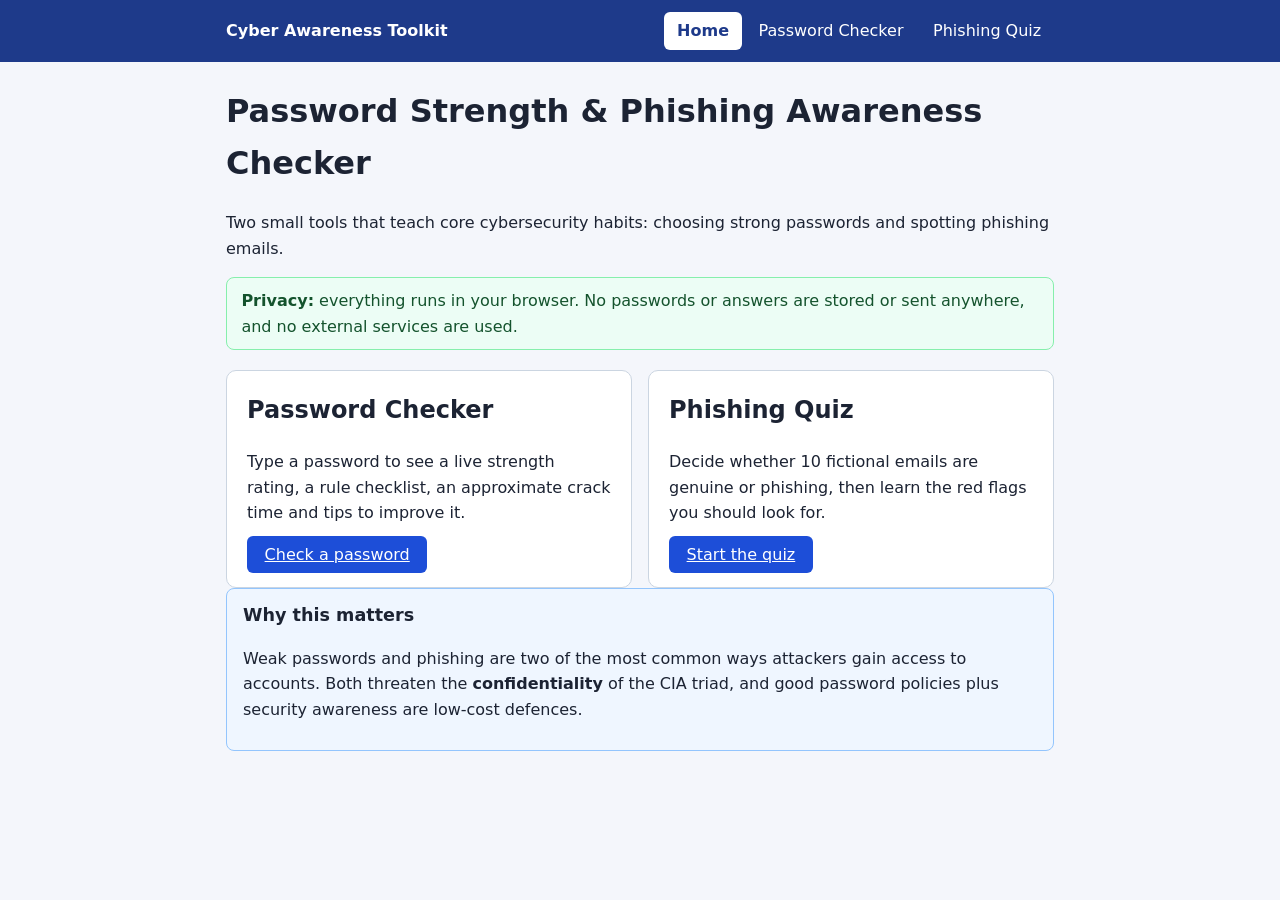
<file: index.html>
<!DOCTYPE html>
<html lang="en">
<head>
  <meta charset="UTF-8">
  <meta name="viewport" content="width=device-width, initial-scale=1">
  <title>Cyber Awareness Toolkit</title>
  <meta name="description" content="Beginner cybersecurity tools: a password strength checker and a phishing awareness quiz. Runs entirely in your browser.">
  <link rel="icon" href="data:,">
  <link rel="stylesheet" href="css/style.css">
</head>
<body>
  <header class="site-header">
    <div class="inner">
      <a class="brand" href="index.html">Cyber Awareness Toolkit</a>
      <nav aria-label="Main navigation">
        <a href="index.html" aria-current="page">Home</a>
        <a href="password.html">Password Checker</a>
        <a href="phishing.html">Phishing Quiz</a>
      </nav>
    </div>
  </header>

  <main>
    <h1>Password Strength &amp; Phishing Awareness Checker</h1>
    <p>Two small tools that teach core cybersecurity habits: choosing strong passwords and spotting phishing emails.</p>
    <p class="privacy"><strong>Privacy:</strong> everything runs in your browser. No passwords or answers are stored or sent anywhere, and no external services are used.</p>

    <div class="tool-grid">
      <section class="card">
        <h2>Password Checker</h2>
        <p>Type a password to see a live strength rating, a rule checklist, an approximate crack time and tips to improve it.</p>
        <a class="btn" href="password.html">Check a password</a>
      </section>
      <section class="card">
        <h2>Phishing Quiz</h2>
        <p>Decide whether 10 fictional emails are genuine or phishing, then learn the red flags you should look for.</p>
        <a class="btn" href="phishing.html">Start the quiz</a>
      </section>
    </div>

    <aside class="why">
      <h2>Why this matters</h2>
      <p>Weak passwords and phishing are two of the most common ways attackers gain access to accounts. Both threaten the <strong>confidentiality</strong> of the CIA triad, and good password policies plus security awareness are low-cost defences.</p>
    </aside>
  </main>
</body>
</html>
</file>
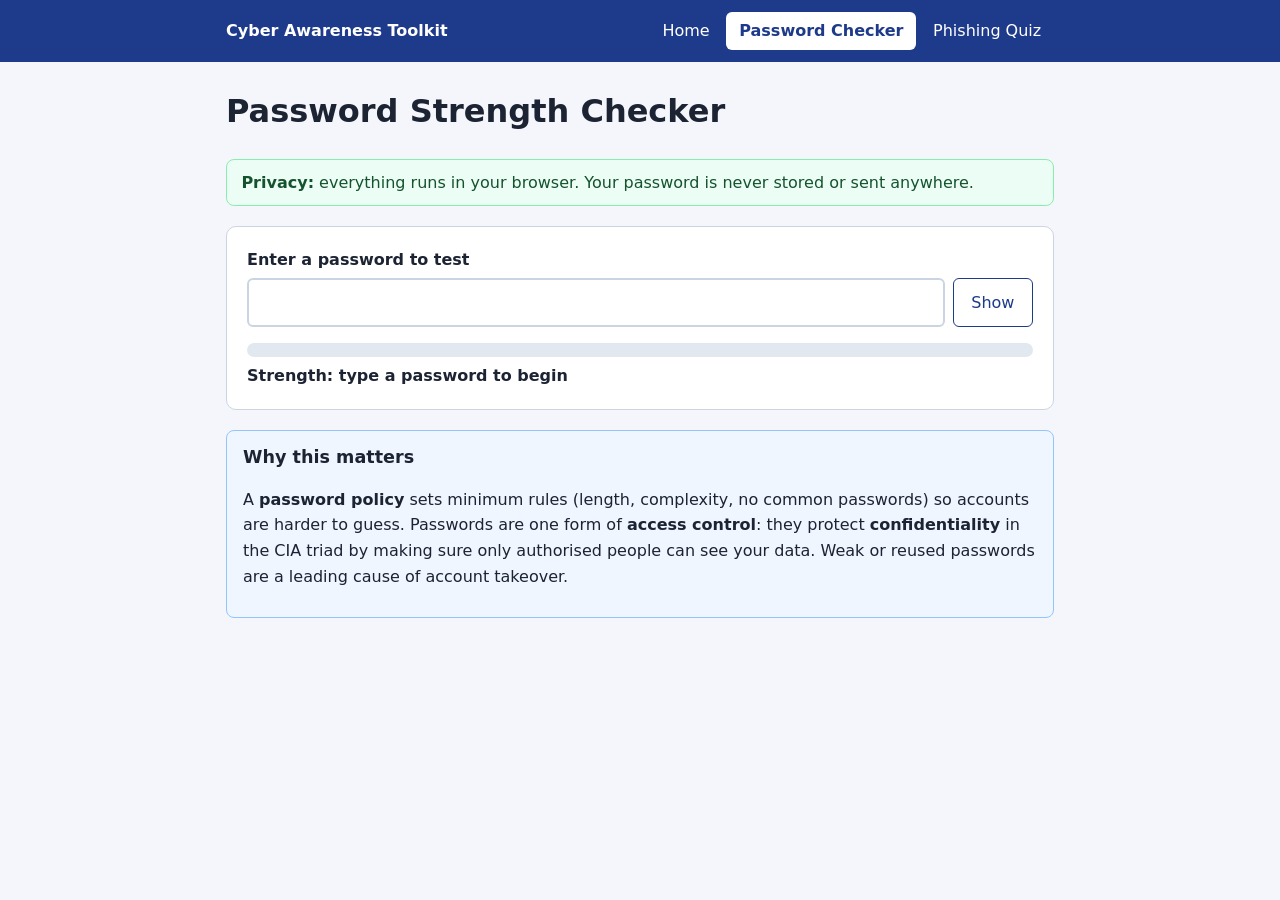
<file: password.html>
<!DOCTYPE html>
<html lang="en">
<head>
  <meta charset="UTF-8">
  <meta name="viewport" content="width=device-width, initial-scale=1">
  <title>Password Strength Checker</title>
  <link rel="icon" href="data:,">
  <link rel="stylesheet" href="css/style.css">
</head>
<body>
  <header class="site-header">
    <div class="inner">
      <a class="brand" href="index.html">Cyber Awareness Toolkit</a>
      <nav aria-label="Main navigation">
        <a href="index.html">Home</a>
        <a href="password.html" aria-current="page">Password Checker</a>
        <a href="phishing.html">Phishing Quiz</a>
      </nav>
    </div>
  </header>

  <main>
    <h1>Password Strength Checker</h1>
    <p class="privacy"><strong>Privacy:</strong> everything runs in your browser. Your password is never stored or sent anywhere.</p>

    <section class="card" aria-labelledby="check-heading">
      <label for="password">Enter a password to test</label>
      <div class="field">
        <input id="password" type="password" autocomplete="off" spellcheck="false">
        <button id="toggle" class="btn secondary" type="button" aria-pressed="false" aria-controls="password">Show</button>
      </div>

      <div class="meter" role="presentation"><div id="meter-fill" class="meter-fill"></div></div>
      <p id="strength-label" aria-live="polite">Strength: type a password to begin</p>

      <div id="details" hidden>
        <h2>Checklist</h2>
        <ul id="checklist" class="checklist"></ul>

        <h2>Estimated time to crack</h2>
        <p id="crack-time"></p>
        <p class="note">Approximate only: assumes random characters and an attacker making 10 billion guesses per second.</p>

        <h2>How to improve it</h2>
        <ul id="suggestions" class="suggestions"></ul>
      </div>
    </section>

    <aside class="why">
      <h2>Why this matters</h2>
      <p>A <strong>password policy</strong> sets minimum rules (length, complexity, no common passwords) so accounts are harder to guess. Passwords are one form of <strong>access control</strong>: they protect <strong>confidentiality</strong> in the CIA triad by making sure only authorised people can see your data. Weak or reused passwords are a leading cause of account takeover.</p>
    </aside>
  </main>

  <script src="data/common-passwords.js"></script>
  <script src="js/password.js"></script>
</body>
</html>
</file>
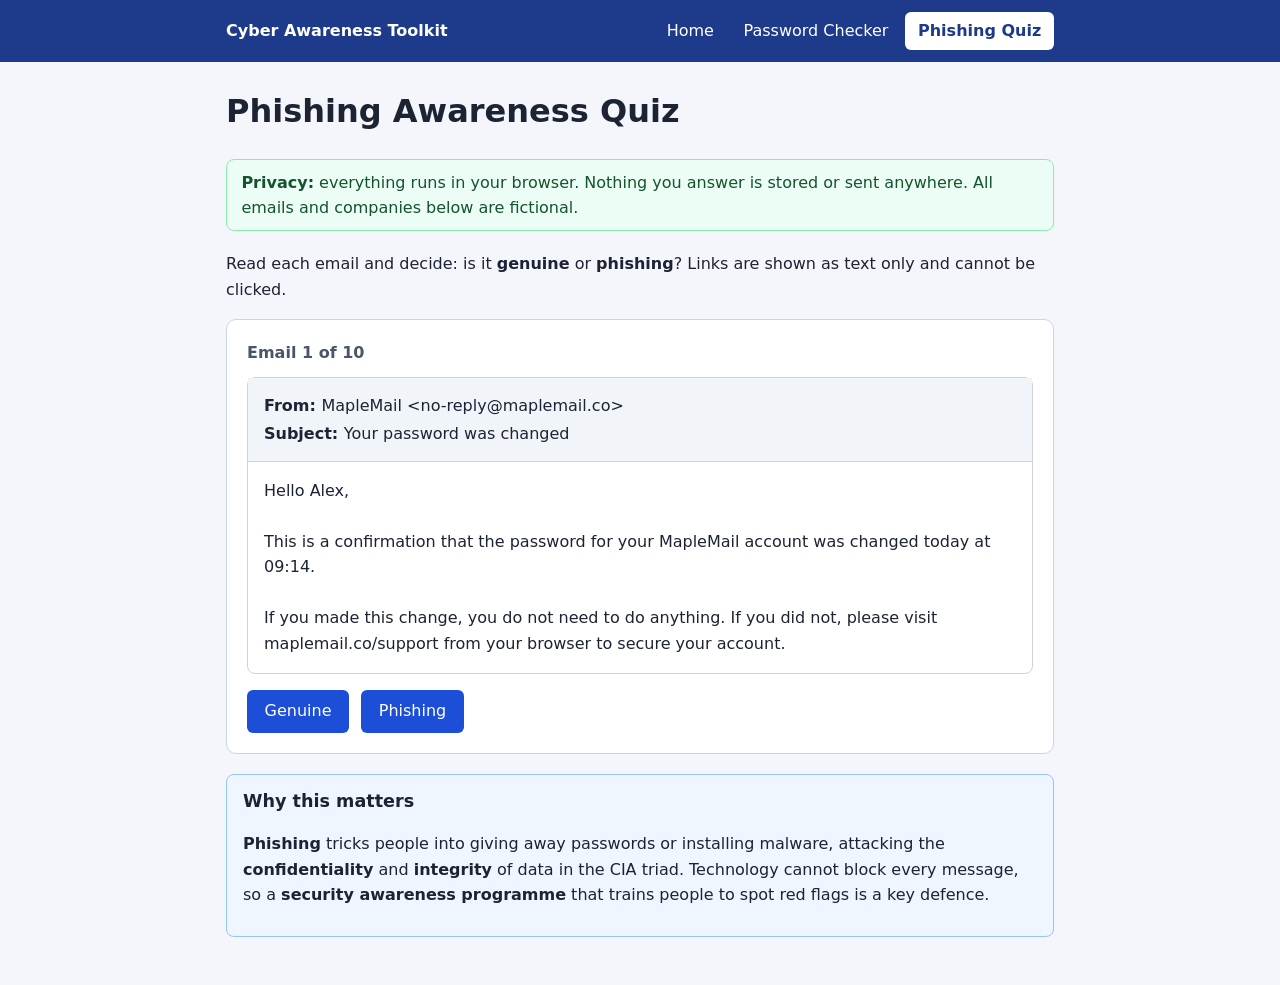
<file: phishing.html>
<!DOCTYPE html>
<html lang="en">
<head>
  <meta charset="UTF-8">
  <meta name="viewport" content="width=device-width, initial-scale=1">
  <title>Phishing Awareness Quiz</title>
  <link rel="icon" href="data:,">
  <link rel="stylesheet" href="css/style.css">
</head>
<body>
  <header class="site-header">
    <div class="inner">
      <a class="brand" href="index.html">Cyber Awareness Toolkit</a>
      <nav aria-label="Main navigation">
        <a href="index.html">Home</a>
        <a href="password.html">Password Checker</a>
        <a href="phishing.html" aria-current="page">Phishing Quiz</a>
      </nav>
    </div>
  </header>

  <main>
    <h1>Phishing Awareness Quiz</h1>
    <p class="privacy"><strong>Privacy:</strong> everything runs in your browser. Nothing you answer is stored or sent anywhere. All emails and companies below are fictional.</p>
    <p>Read each email and decide: is it <strong>genuine</strong> or <strong>phishing</strong>? Links are shown as text only and cannot be clicked.</p>

    <section id="quiz" class="card" aria-label="Quiz"></section>

    <aside class="why">
      <h2>Why this matters</h2>
      <p><strong>Phishing</strong> tricks people into giving away passwords or installing malware, attacking the <strong>confidentiality</strong> and <strong>integrity</strong> of data in the CIA triad. Technology cannot block every message, so a <strong>security awareness programme</strong> that trains people to spot red flags is a key defence.</p>
    </aside>
  </main>

  <script src="data/emails.js"></script>
  <script src="js/phishing.js"></script>
</body>
</html>
</file>
<file: css/style.css>
/* Shared styles for all pages. Colours chosen for WCAG AA contrast on white. */
:root {
  --bg: #f4f6fb;
  --card: #ffffff;
  --text: #1c2333;
  --muted: #4a5568;
  --primary: #1d4ed8;
  --primary-dark: #1e3a8a;
  --border: #cbd5e1;
  --weak: #b91c1c;
  --medium: #a15c00;
  --strong: #15803d;
  --pass: #166534;
  --fail: #b91c1c;
}

* { box-sizing: border-box; }

body {
  margin: 0;
  font-family: system-ui, -apple-system, "Segoe UI", Roboto, Arial, sans-serif;
  line-height: 1.6;
  color: var(--text);
  background: var(--bg);
}

a { color: var(--primary); }
:focus-visible { outline: 3px solid #f59e0b; outline-offset: 2px; }

/* ---- Header / navigation ---- */
.site-header { background: var(--primary-dark); color: #fff; }
.site-header .inner {
  max-width: 860px; margin: 0 auto; padding: 0.75rem 1rem;
  display: flex; flex-wrap: wrap; align-items: center; justify-content: space-between; gap: 0.5rem;
}
.brand { font-weight: 700; color: #fff; text-decoration: none; }
.site-header nav { display: flex; flex-wrap: wrap; gap: 0.25rem; }
.site-header nav a {
  color: #fff; text-decoration: none; padding: 0.4rem 0.8rem; border-radius: 6px;
}
.site-header nav a:hover { background: rgba(255, 255, 255, 0.18); }
.site-header nav a[aria-current="page"] { background: #fff; color: var(--primary-dark); font-weight: 600; }

/* ---- Layout ---- */
main { max-width: 860px; margin: 0 auto; padding: 1.5rem 1rem 3rem; }
h1 { margin-top: 0; }
.card {
  background: var(--card); border: 1px solid var(--border); border-radius: 10px;
  padding: 1.25rem; margin-bottom: 1.25rem;
}
.privacy {
  background: #ecfdf5; border: 1px solid #86efac; color: #14532d;
  border-radius: 8px; padding: 0.6rem 0.9rem; margin-bottom: 1.25rem;
}
.why { background: #eff6ff; border: 1px solid #93c5fd; border-radius: 8px; padding: 0.75rem 1rem; }
.why h2 { margin-top: 0; font-size: 1.1rem; }

.btn {
  font: inherit; cursor: pointer; border: 0; border-radius: 6px;
  background: var(--primary); color: #fff; padding: 0.55rem 1.1rem;
}
.btn:hover { background: var(--primary-dark); }
.btn.secondary { background: #fff; color: var(--primary-dark); border: 1px solid var(--primary-dark); }
.btn.secondary:hover { background: #e2e8f0; }
.btn:disabled { opacity: 0.6; cursor: not-allowed; }
.actions { display: flex; flex-wrap: wrap; gap: 0.75rem; }

/* ---- Home page ---- */
.tool-grid { display: grid; gap: 1rem; grid-template-columns: repeat(auto-fit, minmax(240px, 1fr)); }
.tool-grid .card { margin: 0; }
.tool-grid h2 { margin-top: 0; }

/* ---- Password checker ---- */
.field { display: flex; gap: 0.5rem; }
.field input {
  flex: 1; min-width: 0; font: inherit; padding: 0.6rem; border: 2px solid var(--border); border-radius: 6px;
}
label { display: block; font-weight: 600; margin-bottom: 0.35rem; }
.meter { height: 14px; background: #e2e8f0; border-radius: 7px; overflow: hidden; margin: 1rem 0 0.4rem; }
.meter-fill { height: 100%; width: 0; background: transparent; transition: width 0.25s, background 0.25s; }
.meter-fill.weak { width: 33%; background: var(--weak); }
.meter-fill.medium { width: 66%; background: var(--medium); }
.meter-fill.strong { width: 100%; background: var(--strong); }
#strength-label { font-weight: 700; margin: 0; }
.checklist, .suggestions { padding-left: 0; list-style: none; }
.checklist li { padding: 0.15rem 0; font-weight: 600; }
.checklist .pass { color: var(--pass); }
.checklist .fail { color: var(--fail); }
.suggestions { list-style: disc; padding-left: 1.25rem; }
.note { color: var(--muted); font-size: 0.9rem; }

/* ---- Phishing quiz ---- */
.progress { color: var(--muted); font-weight: 600; margin: 0 0 0.75rem; }
.email { border: 1px solid var(--border); border-radius: 8px; background: #fff; }
.email-head { background: #f1f5f9; padding: 0.75rem 1rem; border-bottom: 1px solid var(--border); }
.email-head p { margin: 0.15rem 0; overflow-wrap: anywhere; }
.email-body { padding: 1rem; white-space: pre-line; overflow-wrap: anywhere; }
.email-link, .email-attachment {
  font-family: ui-monospace, Consolas, monospace; background: #f1f5f9; border-radius: 4px;
  padding: 0.35rem 0.5rem; margin: 0 1rem 1rem; overflow-wrap: anywhere; font-size: 0.9rem;
}
.answers { margin-top: 1rem; }
.feedback { margin-top: 1rem; border-radius: 8px; padding: 0.75rem 1rem; border: 2px solid; }
.feedback.correct { background: #f0fdf4; border-color: var(--strong); }
.feedback.incorrect { background: #fef2f2; border-color: var(--weak); }
.feedback h2 { margin: 0 0 0.4rem; font-size: 1.15rem; }
.feedback ul { margin: 0.4rem 0 0.75rem; }
.score { font-size: 2rem; font-weight: 700; }
</file>
